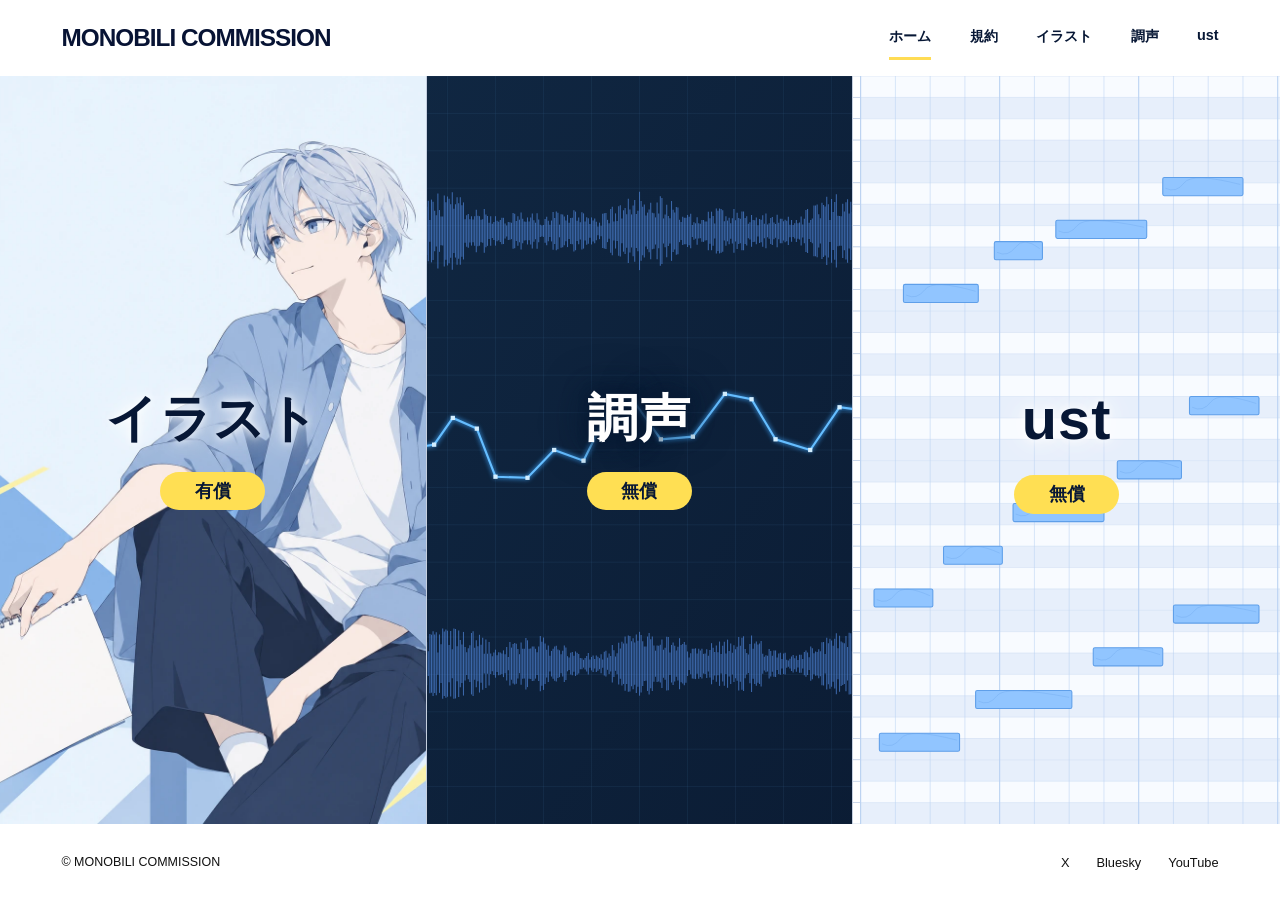
<file: index.html>
<!doctype html><html lang="ja"><head><meta charset="utf-8"><meta name="viewport" content="width=device-width,initial-scale=1"><meta name="description" content="MONOBILI COMMISSION。イラスト、調声、ust制作のご依頼案内。"><title>MONOBILI COMMISSION</title><link rel="icon" href="favicon.svg" type="image/svg+xml"><link rel="stylesheet" href="styles.css"><link rel="stylesheet" href="illustration.css"><link rel="stylesheet" href="tuning.css"><script defer src="app.js"></script><script defer src="tuning.js"></script><script defer src="ust.js"></script><link rel="stylesheet" href="ust.css"></head><body><a class="skip" href="#main">本文へ移動</a><header><a class="brand" href="#home" aria-label="MONOBILI COMMISSION ホーム">MONOBILI COMMISSION</a><nav aria-label="メインメニュー"><a href="#home">ホーム</a><a href="#terms">規約</a><a href="#illustration">イラスト</a><a href="#tuning">調声</a><a href="#ust">ust</a></nav></header><main id="main">
<div data-page="home"><section class="commission-panels" aria-label="ご依頼メニュー"><a class="commission-panel illustration-panel" href="#illustration" aria-label="イラスト・有償のご依頼"><div class="panel-image" aria-hidden="true"></div><div class="panel-label"><h1>イラスト</h1><span class="fee-pill">有償</span></div></a><a class="commission-panel tuning-panel" href="#tuning" aria-label="調声・無償のご依頼"><div class="panel-image" aria-hidden="true"></div><div class="panel-label"><h2>調声</h2><span class="fee-pill">無償</span></div></a><a class="commission-panel ust-panel" href="#ust" aria-label="ust・無償のご依頼"><div class="panel-image" aria-hidden="true"></div><div class="panel-label"><h2>ust</h2><span class="fee-pill">無償</span></div></a></section></div>
<div data-page="terms" hidden><section class="detail-hero"><p class="eyebrow">BEFORE YOUR REQUEST</p><h1>規約<small>TERMS & GUIDELINES</small></h1><p class="lead">ご依頼前に、制作とお支払いについてご確認ください。</p></section><section class="terms-content"><article><span>01</span><div><h2>ご依頼と利用について</h2><p>使用目的・制作内容・ご希望の納期を、ご相談時にお知らせください。個人・同人利用のご依頼もご相談いただけます。</p><p>利用条件や公開範囲などは、制作内容に合わせて確認します。</p></div></article><article><span>02</span><div><h2>イラストの修正</h2><p>ラフ段階では、回数制限なく修正をご相談いただけます。清書後は部分修正のみとなります。</p><p>清書後のポーズ変更と着色のベース変更はできません。ラフの確認時にご希望をお伝えください。</p></div></article><article><span>03</span><div><h2>お支払い</h2><p>有料のご依頼は、内容とお見積もりを確認してからお支払いいただきます。</p><p>お支払い方法は銀行振込です。Xで相互フォローの方は後払いも可能です。それ以外の方は前払いとなります。</p></div></article><article><span>04</span><div><h2>連絡方法</h2><p>イラスト・調声のご相談はXで受け付けます。ust制作はGoogleフォームでの受付を予定しています。</p></div></article></section></div>
<div data-page="illustration" hidden>
<section class="portfolio" aria-label="イラストのポートフォリオ">
<div class="carousel-window" id="portfolio-carousel" role="region" aria-roledescription="カルーセル" aria-label="イラスト作品サンプル" tabindex="0">
<div class="carousel-track">
<div class="portfolio-slide" aria-hidden="true"><img src="assets/portfolio-goods.webp" alt="" draggable="false"></div>
<div class="portfolio-slide"><img src="assets/portfolio-standing.webp" alt="立ち絵のレイアウト確認用サンプル" draggable="false"></div>
<div class="portfolio-slide"><img src="assets/portfolio-video.webp" alt="動画イラストのレイアウト確認用サンプル" draggable="false" fetchpriority="high"></div>
<div class="portfolio-slide"><img src="assets/portfolio-goods.webp" alt="グッズイラストのレイアウト確認用サンプル" draggable="false"></div>
<div class="portfolio-slide" aria-hidden="true"><img src="assets/portfolio-standing.webp" alt="" draggable="false"></div>
</div>
<h1 class="portfolio-title">ILLUSTRATION</h1>
<button class="carousel-arrow previous" type="button" aria-label="前の作品">‹</button>
<button class="carousel-arrow next" type="button" aria-label="次の作品">›</button>
</div>
<div class="portfolio-controls"><div class="carousel-dots" aria-label="表示する作品"><button type="button" data-slide="0" aria-label="立ち絵を表示"></button><button type="button" data-slide="1" aria-label="動画イラストを表示" aria-current="true"></button><button type="button" data-slide="2" aria-label="グッズイラストを表示"></button></div><p id="portfolio-caption" aria-live="polite">動画イラスト（サンプル）</p><button class="pixiv-button" type="button" disabled>もっと見る｜pixiv <span class="pending-label">準備中</span></button></div>
</section>
<section class="order-flow ill-wrap"><h2>ご依頼の流れ</h2><ol class="order-steps"><li><span>01</span><strong>相談</strong></li><li><span>02</span><strong>見積もり</strong></li><li><span>03</span><strong>ラフ確認</strong></li><li><span>04</span><strong>清書確認</strong></li><li><span>05</span><strong>納品</strong></li></ol></section>
<section class="payment-section ill-wrap"><h2>お支払い</h2><dl class="payment-details"><div><dt>お支払い方法</dt><dd>銀行振込</dd></div><div><dt>Xの相互フォロー</dt><dd>後払い可</dd></div><div><dt>その他の方</dt><dd>前払い</dd></div></dl></section>
<section class="illustration-estimate" aria-labelledby="estimate-heading"><div class="ill-wrap"><div class="estimate-heading"><h2 id="estimate-heading">簡易見積もり</h2><p>1人分の料金を計算します。</p></div><div class="estimate-columns"><form class="estimate-options" id="estimate-form"><fieldset data-head-options><legend>頭身</legend><div class="choices"><label><input type="radio" name="bodyType" value="standard" checked><span>通常等身</span></label><label><input type="radio" name="bodyType" value="sd"><span>SD等身</span></label></div></fieldset>
<fieldset><legend>描く範囲</legend><div class="choices"><label><input type="radio" name="range" value="face" checked><span>顔まで</span></label><label><input type="radio" name="range" value="chest"><span>胸まで</span></label><label><input type="radio" name="range" value="waist"><span>腰まで</span></label><label><input type="radio" name="range" value="full"><span>全身</span></label></div></fieldset>
<fieldset><legend>仕上げ</legend><div class="choices"><label><input type="radio" name="style" value="rough" data-price="500" data-label="ラフ"><span>ラフ</span></label><label><input type="radio" name="style" value="line" checked data-price="2000" data-label="線画"><span>線画</span></label></div></fieldset>
<fieldset><legend>着色</legend><div class="choices"><label><input type="radio" name="color" value="none"><span>なし</span></label><label><input type="radio" name="color" value="mono"><span id="mono-label">モノクロ</span></label><label><input type="radio" name="color" value="full" checked><span>カラー</span></label></div></fieldset>
<fieldset><legend>背景</legend><div class="choices background-choices"><label><input type="radio" name="bg" value="none" data-price="0" data-label="背景なし" checked><span>背景なし／透過</span></label><label><input type="radio" name="bg" value="simple" data-price="1000" data-label="簡易背景"><span>簡易</span></label><label><input type="radio" name="bg" value="design" data-price="2500" data-label="デザイン背景"><span>デザイン</span></label><label><input type="radio" name="bg" value="scene" data-price="4000" data-label="シチュエーション背景"><span>簡易シチュエーション</span></label><label><input type="radio" name="bg" value="detailed"><span>描き込み（¥6,000〜）</span></label></div></fieldset>
<fieldset class="difference-field"><legend>差分</legend><div class="difference-inputs"><label><span>表情</span><input id="expression" type="number" min="0" max="99" step="1" value="0" inputmode="numeric"></label><label><span>小物</span><input id="prop" type="number" min="0" max="99" step="1" value="0" inputmode="numeric"></label><label><span>ポーズ</span><input id="pose" type="number" min="0" max="99" step="1" value="0" inputmode="numeric"></label><label><span>衣装</span><input id="outfit" type="number" min="0" max="99" step="1" value="0" inputmode="numeric"></label></div></fieldset>
</form><aside class="estimate-summary" aria-live="polite" aria-atomic="true"><h3>概算料金</h3><p class="formula-label">基本料金＋選択項目</p><strong id="total">¥10,500</strong><dl id="estimate-breakdown" class="estimate-breakdown"></dl><p class="person-note">1人分の目安</p><a class="estimate-contact" id="estimate-contact" href="https://x.com/hoshikawa_02" target="_blank" rel="noopener">Xで相談する ↗</a></aside></div><p class="estimate-disclaimer">※表示金額は概算です。ご依頼内容によって最終料金が変動する場合があります。</p></div></section>
</div>
<div data-page="tuning" hidden>
<section class="portfolio" aria-label="調声サンプル">
<div class="carousel-window" id="tuning-carousel" role="region" aria-roledescription="カルーセル" aria-label="調声イメージ（仮画像）" tabindex="0">
<div class="carousel-track"><div class="portfolio-slide"><img src="assets/tuning-sample-3.svg" alt="調声画面のレイアウト確認用イメージ 3（試聴動画は未設定）" draggable="false"></div><div class="portfolio-slide"><img src="assets/tuning-sample-1.svg" alt="調声画面のレイアウト確認用イメージ 1（試聴動画は未設定）" draggable="false"></div><div class="portfolio-slide"><img src="assets/tuning-sample-2.svg" alt="調声画面のレイアウト確認用イメージ 2（試聴動画は未設定）" draggable="false"></div><div class="portfolio-slide"><img src="assets/tuning-sample-3.svg" alt="調声画面のレイアウト確認用イメージ 3（試聴動画は未設定）" draggable="false"></div><div class="portfolio-slide"><img src="assets/tuning-sample-1.svg" alt="調声画面のレイアウト確認用イメージ 1（試聴動画は未設定）" draggable="false"></div></div><h1 class="portfolio-title">TUNING</h1>
<button class="carousel-arrow previous" type="button" aria-label="前のイメージ">‹</button><button class="carousel-arrow next" type="button" aria-label="次のイメージ">›</button>
</div><div class="portfolio-controls"><div class="carousel-dots" aria-label="表示するイメージ"><button type="button" data-tuning-slide="0" aria-label="イメージ1を表示"></button><button type="button" data-tuning-slide="1" aria-label="イメージ2を表示"></button><button type="button" data-tuning-slide="2" aria-label="イメージ3を表示"></button></div><p id="tuning-caption" aria-live="polite">調声イメージ 01（仮画像）</p><a class="pixiv-button tuning-youtube" href="https://youtube.com/@nyaruru_02" target="_blank" rel="noopener">YouTubeでもっと見る</a></div>
</section>
<section class="order-flow ill-wrap"><h2>ご依頼の流れ</h2><ol class="order-steps"><li><span>01</span><strong>相談</strong></li><li><span>02</span><strong>データ確認</strong></li><li><span>03</span><strong>調声</strong></li><li><span>04</span><strong>確認</strong></li><li><span>05</span><strong>納品</strong></li></ol></section>
<section class="tuning-request" aria-labelledby="tuning-request-heading"><div class="ill-wrap"><h2 id="tuning-request-heading">ご依頼について</h2><div class="tuning-request-columns"><div class="tuning-requirements"><p class="tuning-fee"><span>料金</span><strong>無料</strong></p><h3>ご用意いただくもの</h3><ol class="tuning-materials"><li>楽曲リンク</li><li>instリンク</li><li>使用音源のダウンロードリンク</li></ol><p class="tuning-ust-note">USTの持ち込みは任意です。<br>USTはこちらで作成できます。</p></div><div class="tuning-actions"><a class="tuning-request-button" href="https://x.com/hoshikawa_02" target="_blank" rel="noopener">DMで依頼</a><button class="tuning-request-button" type="button" disabled aria-describedby="tuning-form-status">Googleフォームで依頼</button><p id="tuning-form-status">Googleフォームは準備中です。</p><a class="tuning-terms" href="#terms">規約を確認する</a></div></div></div></section>
</div>
<div data-page="ust" hidden>
<section class="portfolio" aria-label="UST制作サンプル">
<div class="carousel-window" id="ust-carousel" role="region" aria-roledescription="カルーセル" aria-label="UST制作イメージ（仮画像）" tabindex="0">
<div class="carousel-track"><div class="portfolio-slide"><img src="assets/ust-sample-3.svg" alt="UST制作画面のレイアウト確認用イメージ 3（試聴動画は未設定）" draggable="false"></div><div class="portfolio-slide"><img src="assets/ust-sample-1.svg" alt="UST制作画面のレイアウト確認用イメージ 1（試聴動画は未設定）" draggable="false"></div><div class="portfolio-slide"><img src="assets/ust-sample-2.svg" alt="UST制作画面のレイアウト確認用イメージ 2（試聴動画は未設定）" draggable="false"></div><div class="portfolio-slide"><img src="assets/ust-sample-3.svg" alt="UST制作画面のレイアウト確認用イメージ 3（試聴動画は未設定）" draggable="false"></div><div class="portfolio-slide"><img src="assets/ust-sample-1.svg" alt="UST制作画面のレイアウト確認用イメージ 1（試聴動画は未設定）" draggable="false"></div></div><h1 class="portfolio-title">UST</h1>
<button class="carousel-arrow previous" type="button" aria-label="前のイメージ">‹</button><button class="carousel-arrow next" type="button" aria-label="次のイメージ">›</button>
</div><div class="portfolio-controls"><div class="carousel-dots" aria-label="表示するイメージ"><button type="button" data-ust-slide="0" aria-label="イメージ1を表示"></button><button type="button" data-ust-slide="1" aria-label="イメージ2を表示"></button><button type="button" data-ust-slide="2" aria-label="イメージ3を表示"></button></div><p id="ust-caption" aria-live="polite">UST制作イメージ 01（仮画像）</p><a class="pixiv-button tuning-youtube" href="https://youtube.com/@nyaruru_02" target="_blank" rel="noopener">YouTubeでもっと見る</a></div>
</section>
<section class="order-flow ill-wrap"><h2>ご依頼の流れ</h2><ol class="order-steps"><li><span>01</span><strong>相談</strong></li><li><span>02</span><strong>データ確認</strong></li><li><span>03</span><strong>UST制作</strong></li><li><span>04</span><strong>確認</strong></li><li><span>05</span><strong>納品</strong></li></ol></section>
<section class="tuning-request" aria-labelledby="ust-request-heading"><div class="ill-wrap"><h2 id="ust-request-heading">ご依頼について</h2><div class="tuning-request-columns"><div class="tuning-requirements"><p class="tuning-fee"><span>料金</span><strong>無料</strong></p><h3>ご用意いただくもの</h3><ol class="tuning-materials"><li>楽曲リンク</li><li>instリンク</li></ol></div><div class="tuning-actions"><a class="tuning-request-button" href="https://x.com/hoshikawa_02" target="_blank" rel="noopener">DMで依頼</a><button class="tuning-request-button" type="button" disabled aria-describedby="ust-form-status">Googleフォームで依頼</button><p id="ust-form-status">Googleフォームは準備中です。</p><a class="tuning-terms" href="#terms">規約を確認する</a></div></div></div></section>
</div>
</main><footer class="panel-footer"><span>© MONOBILI COMMISSION</span><div class="social"><a href="https://x.com/hoshikawa_02" target="_blank" rel="noopener">X</a><a href="https://bsky.app/profile/hoshikawa-02.bsky.social" target="_blank" rel="noopener">Bluesky</a><a href="https://youtube.com/@nyaruru_02" target="_blank" rel="noopener">YouTube</a></div></footer></body></html>
</file>
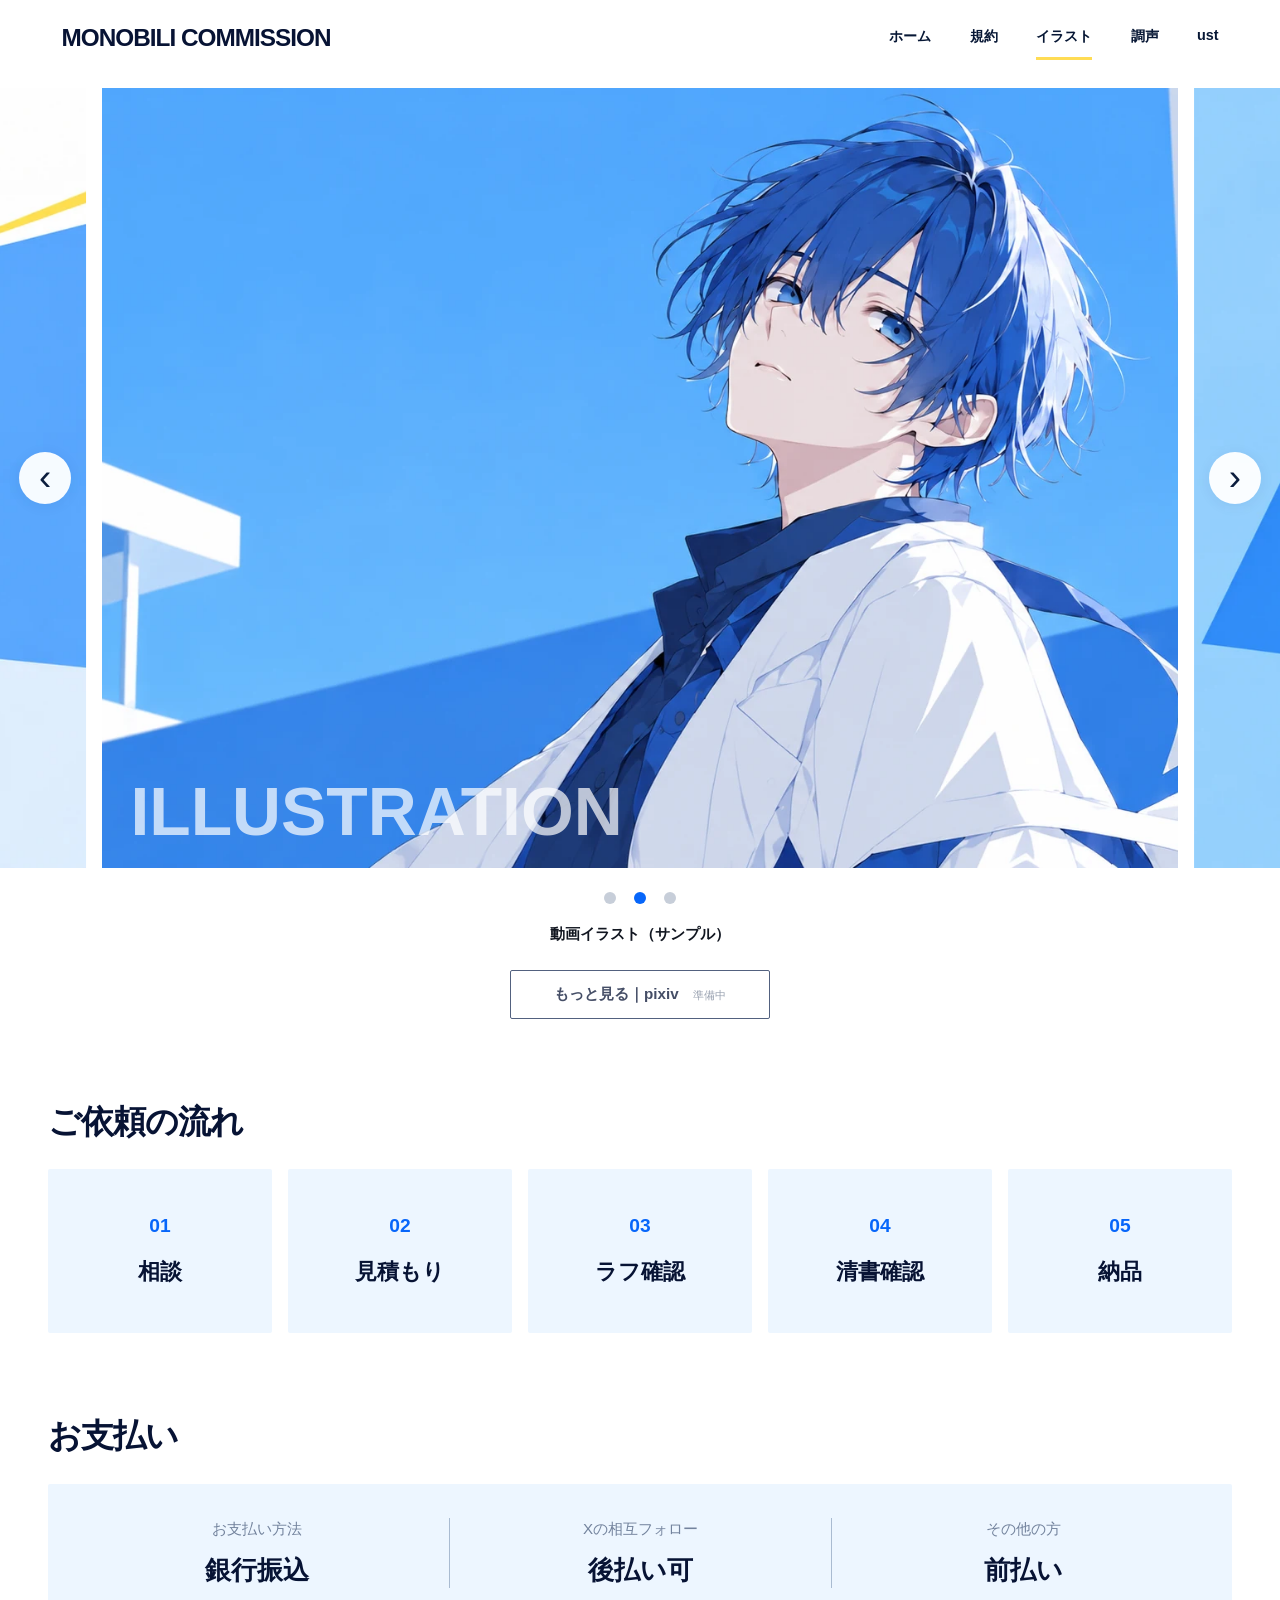
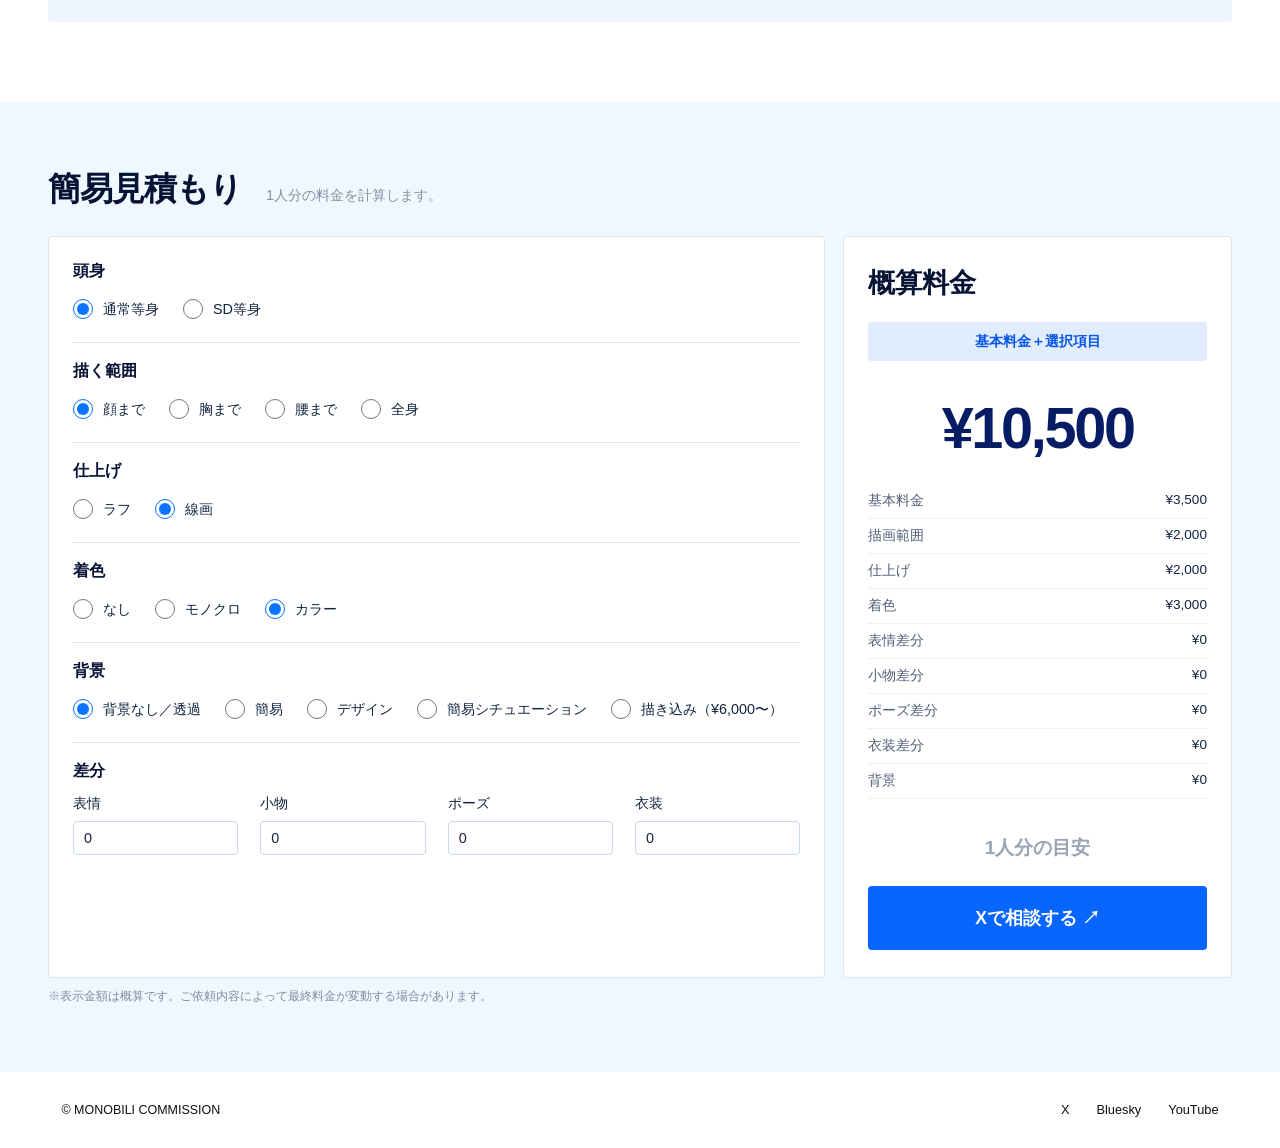
<file: illustration.html>
<!doctype html><html lang="ja"><head><meta charset="utf-8"><meta http-equiv="refresh" content="0;url=index.html#illustration"><title>MONOBILI COMMISSION</title></head><body><a href="index.html#illustration">ページを開く</a></body></html>
</file>
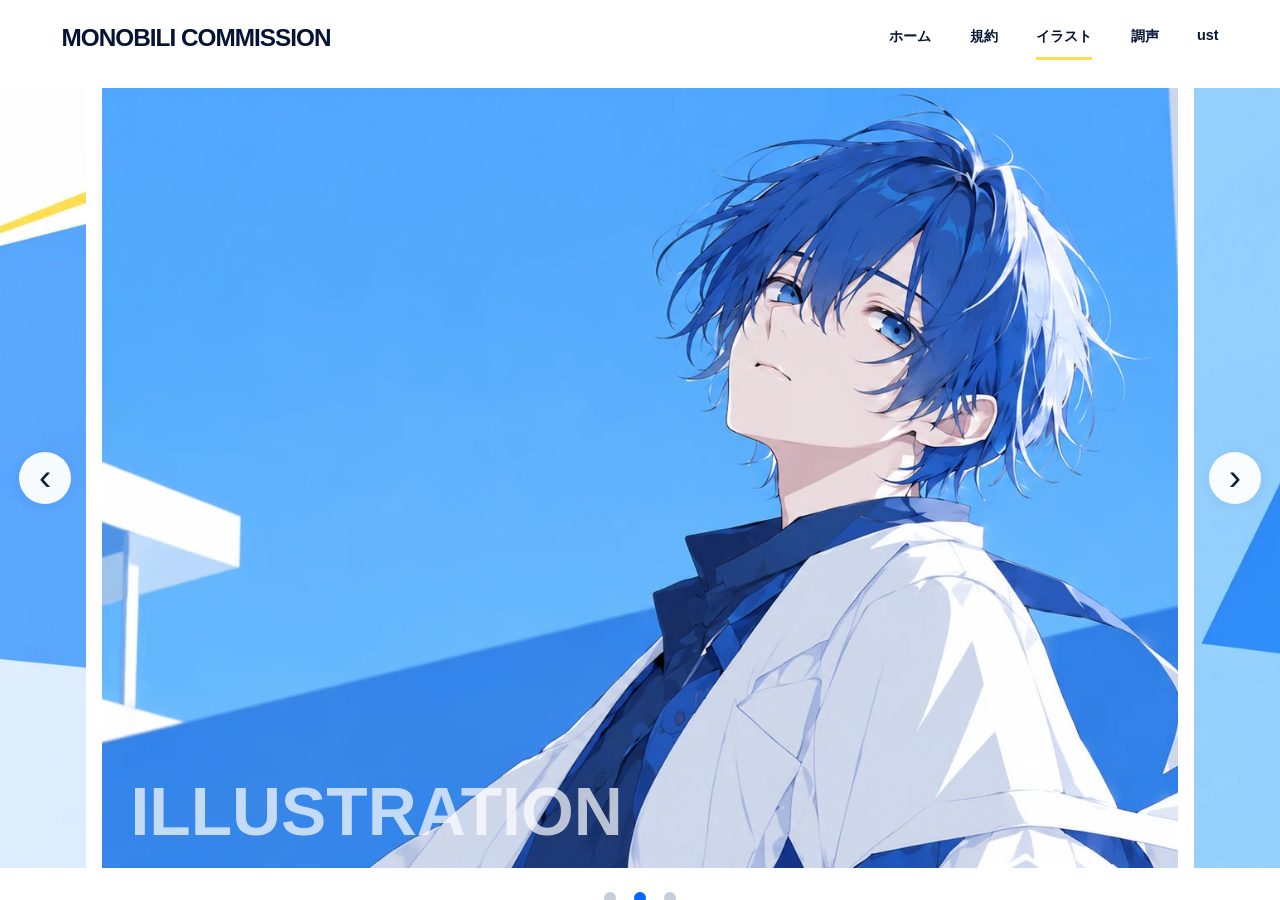
<file: sd.html>
<!doctype html><html lang="ja"><head><meta charset="utf-8"><meta http-equiv="refresh" content="0;url=index.html#illustration"><title>MONOBILI COMMISSION</title></head><body><a href="index.html#illustration">イラストのご案内へ</a></body></html>
</file>
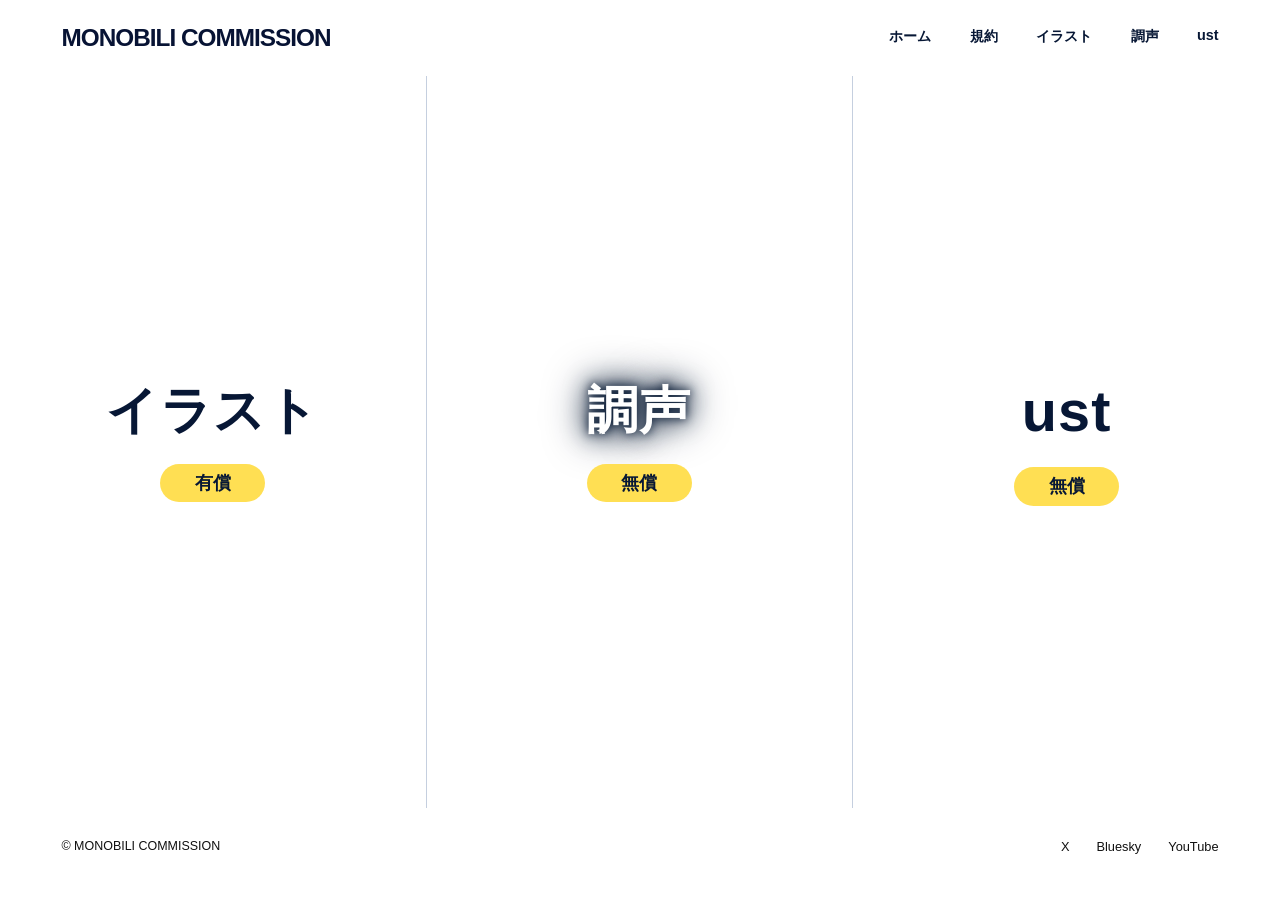
<file: terms.html>
<!doctype html><html lang="ja"><head><meta charset="utf-8"><meta http-equiv="refresh" content="0;url=index.html#terms"><title>MONOBILI COMMISSION</title></head><body><a href="index.html#terms">ページを開く</a></body></html>
</file>
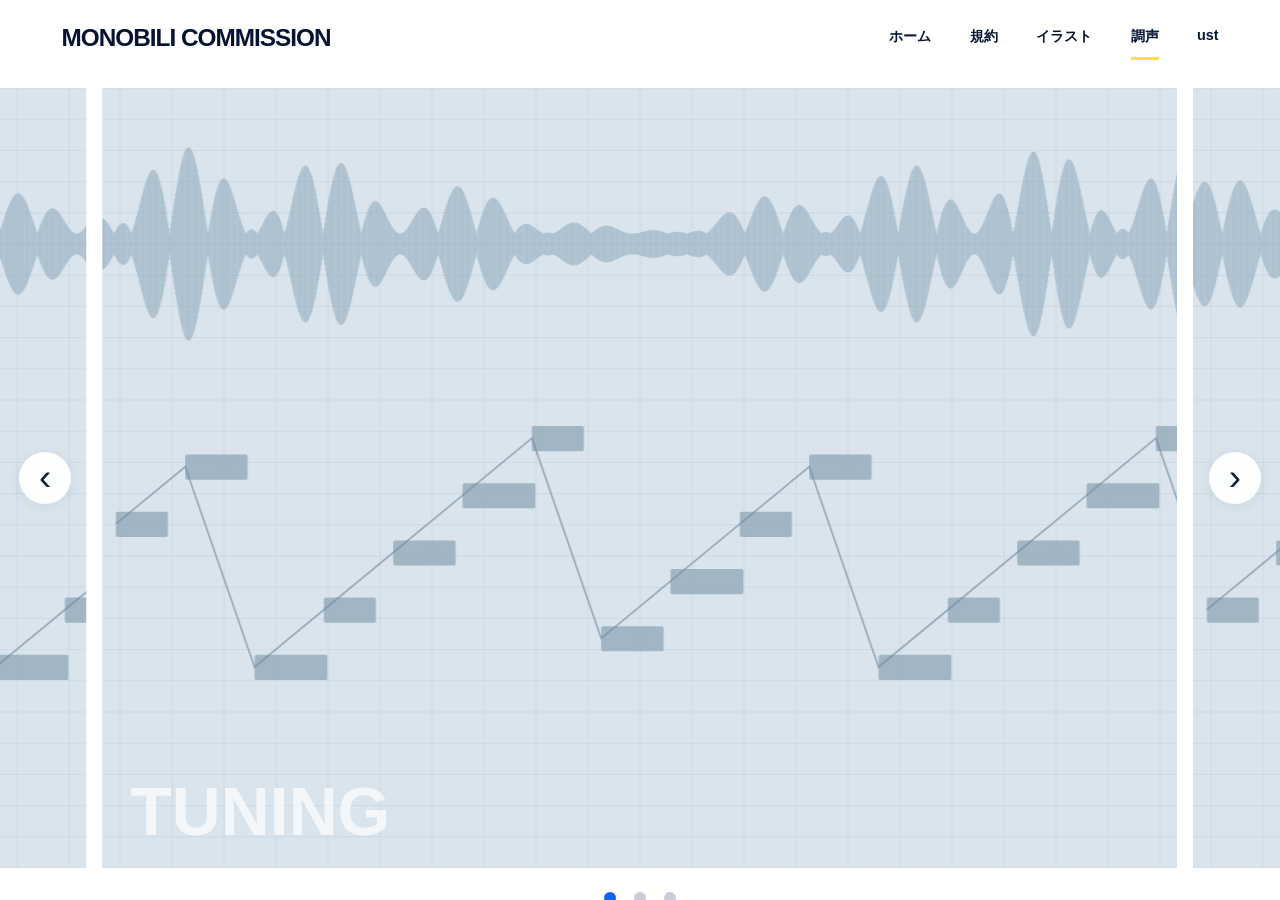
<file: tuning.html>
<!doctype html><html lang="ja"><head><meta charset="utf-8"><meta http-equiv="refresh" content="0;url=index.html#tuning"><title>MONOBILI COMMISSION</title></head><body><a href="index.html#tuning">ページを開く</a></body></html>
</file>
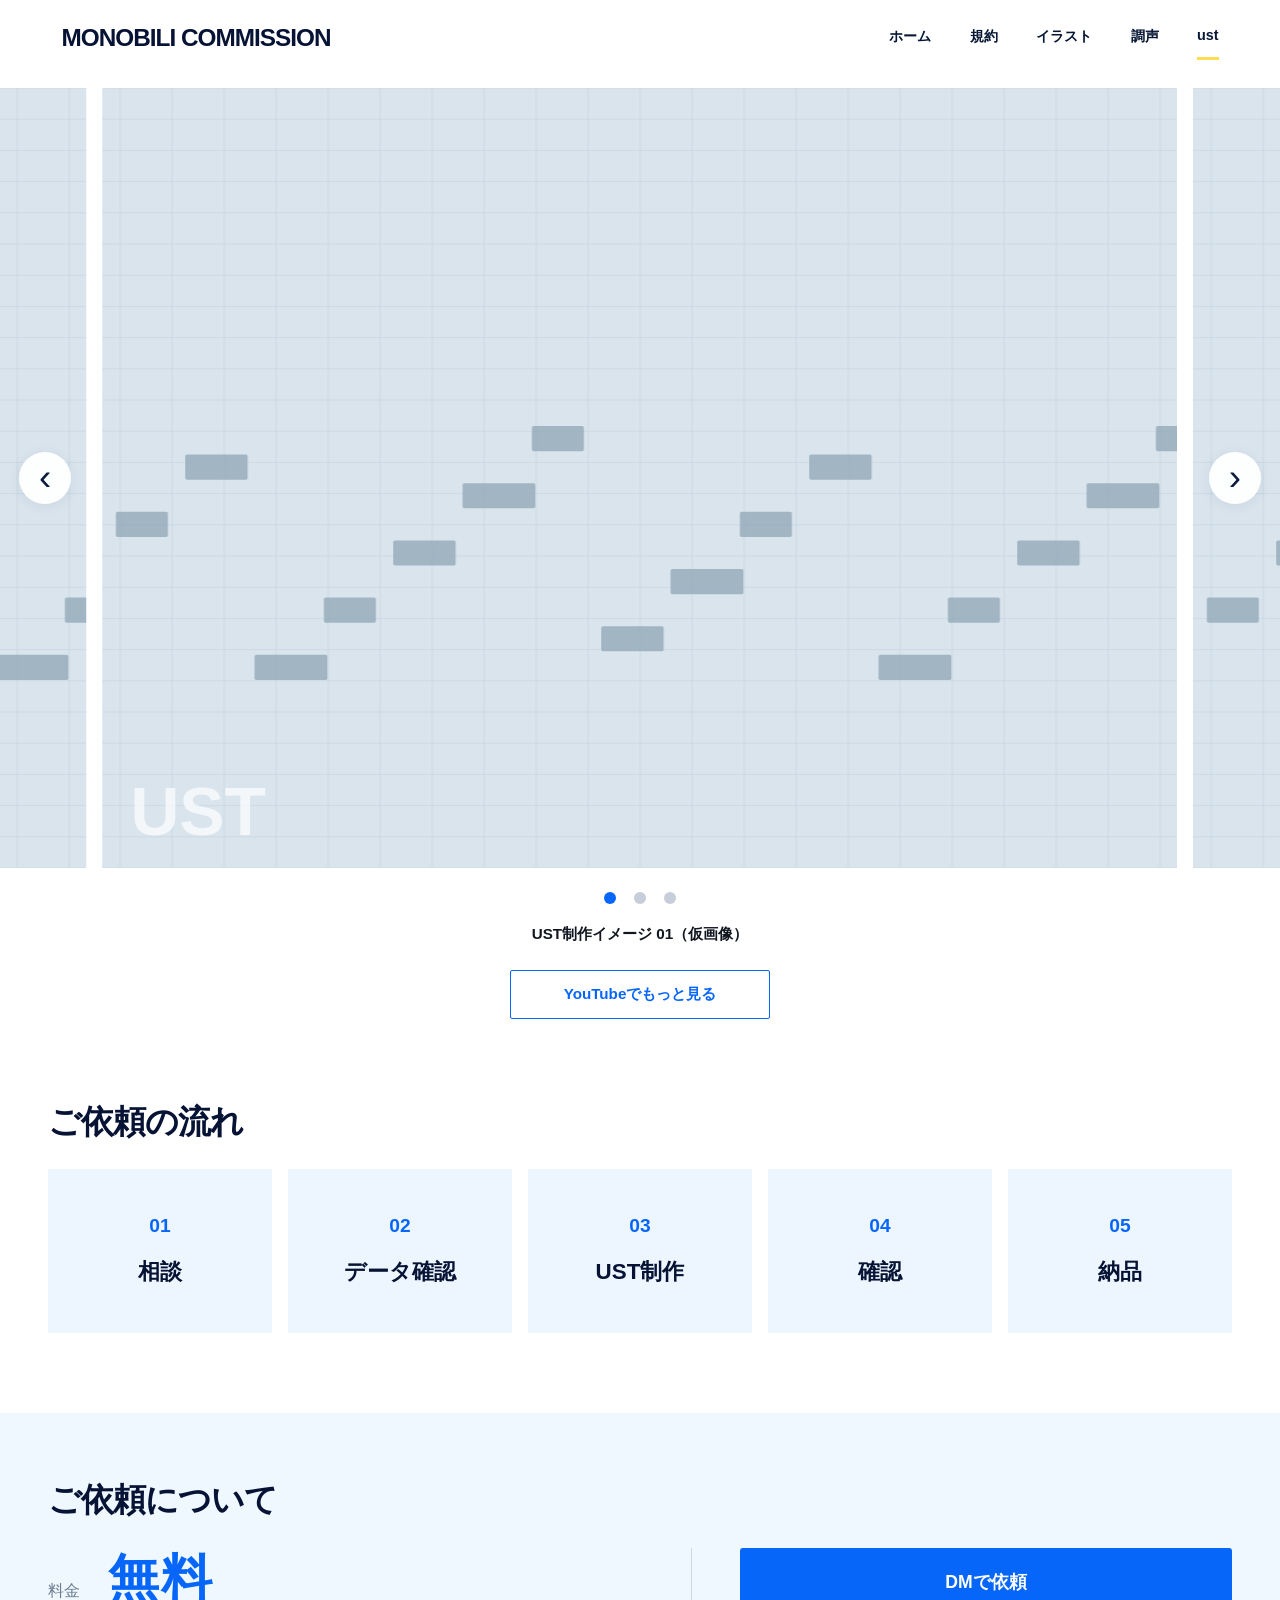
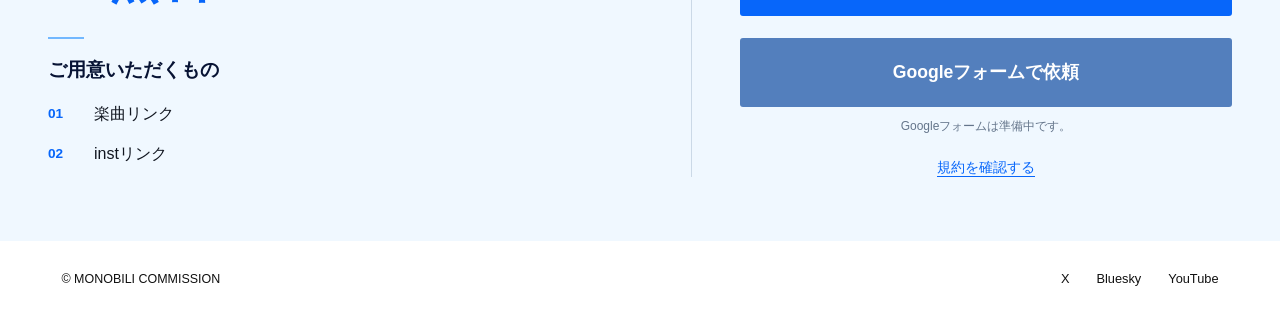
<file: ust.html>
<!doctype html><html lang="ja"><head><meta charset="utf-8"><meta http-equiv="refresh" content="0;url=index.html#ust"><title>MONOBILI COMMISSION</title></head><body><a href="index.html#ust">ページを開く</a></body></html>
</file>
<file: styles.css>
:root{font-family:Arial,"Hiragino Kaku Gothic ProN",Meiryo,sans-serif;color:#111620;background:#fff;--blue:#0755e9;--yellow:#ffdf53;--line:#dce1e9;--muted:#616b7c}*{box-sizing:border-box}html{scroll-behavior:smooth;scroll-padding-top:90px}body{margin:0;min-width:320px}a{color:inherit;text-decoration:none}button,input{font:inherit}[hidden]{display:none!important}a:focus-visible,input:focus-visible{outline:3px solid #cc9300;outline-offset:5px}.skip{position:fixed;left:15px;top:-100px;z-index:100;background:white;padding:12px}.skip:focus{top:10px}header{height:88px;display:flex;align-items:center;justify-content:space-between;gap:25px;padding:0 5vw;border-bottom:1px solid var(--line);position:sticky;top:0;z-index:30;background:#fffffff0;backdrop-filter:blur(16px)}.brand{display:flex;align-items:center;gap:11px;font-size:1.2rem;letter-spacing:.03em;font-weight:900;line-height:1.1}.brand small{display:block;font-size:.66rem;letter-spacing:.19em;margin-top:5px;font-weight:700}.brand-icon{color:var(--blue);font-size:2.7rem;line-height:1}nav{display:flex;gap:30px;font-size:.9rem;font-weight:700}nav a{padding:14px 0;border-bottom:2px solid transparent}nav a:hover,nav a[aria-current]{color:var(--blue);border-color:var(--blue)}.home-hero{position:relative;display:grid;grid-template-columns:1.2fr 1fr;align-items:center;min-height:700px;padding:70px 8vw 110px;overflow:hidden;background:linear-gradient(135deg,#fff 45%,#edf4ff)}.eyebrow{font-size:.75rem;letter-spacing:.18em;font-weight:800;color:var(--blue);line-height:1.5}.hero-copy{position:relative;z-index:2}h1{font-size:clamp(2.8rem,5.8vw,5.7rem);letter-spacing:-.07em;line-height:1.35;margin:28px 0}h1 span{color:var(--blue)}.lead{font-size:1.04rem;line-height:1.95;color:var(--muted)}.button{display:flex;align-items:center;justify-content:space-between;gap:35px;width:max-content;max-width:100%;border-radius:8px;padding:17px 23px;font-size:.92rem;font-weight:800;transition:transform .2s,box-shadow .2s}.button:hover{transform:translateY(-3px);box-shadow:0 10px 25px #071f4a22}.blue{background:var(--blue);color:white}.white{background:white;color:var(--blue)}.hero-copy .button{margin-top:32px}.space-graphic{height:420px;position:relative;isolation:isolate}.orbit{position:absolute;left:50%;top:50%;width:380px;height:380px;border:2px solid var(--blue);border-radius:50%;transform:translate(-50%,-50%)}.one{width:410px;height:120px;transform:translate(-50%,-50%) rotate(-32deg);border-width:3px}.two{width:410px;height:180px;transform:translate(-50%,-50%) rotate(42deg)}.three{width:210px;height:380px;transform:translate(-50%,-50%) rotate(18deg)}.four{width:300px;height:300px;border:1px dashed #6c9ff7}.star{position:absolute;left:41%;top:33%;font-size:110px;line-height:1;color:var(--blue)}.dot{position:absolute;left:73%;top:24%;width:39px;height:39px;border-radius:50%;background:var(--yellow);border:5px solid #edf4ff}.graphic-caption{position:absolute;bottom:0;right:0;color:var(--blue);font-size:.65rem;letter-spacing:.14em;line-height:1.7;font-weight:800}.hero-baseline{position:absolute;left:8vw;right:8vw;bottom:28px;display:flex;justify-content:space-between;font-size:.65rem;letter-spacing:.15em;font-weight:700;color:#6b778c}.services,.calculator{padding:90px 8vw}.section-head{display:flex;justify-content:space-between;align-items:end;gap:35px;margin-bottom:40px}.section-head h2{font-size:2.5rem;letter-spacing:-.05em;margin:13px 0 0}.section-head>p{font-size:.92rem;color:var(--muted)}.service-row{display:flex;align-items:center;gap:30px;padding:34px 0;border-top:1px solid var(--line);transition:color .2s}.service-row:last-child{border-bottom:1px solid var(--line)}.service-row:hover{color:var(--blue)}.row-number{font-size:.85rem;font-weight:700;color:#738098}.service-row>div{flex:1}.service-row h3{font-size:1.8rem;margin:0 0 12px}.service-row h3 small{font-size:.66rem;letter-spacing:.13em;color:#68758a;margin-left:20px}.service-row p{margin:0;color:var(--muted);font-size:.95rem}.badge{display:inline-block;background:#e9f1ff;color:var(--blue);padding:8px 15px;border-radius:99px;font-size:.8rem;font-weight:800;white-space:nowrap}.yellow{background:var(--yellow);color:#413707}.row-arrow{font-size:2.5rem;margin-left:20px;color:var(--blue)}.about{background:#f3f6fa;padding:90px 8vw;display:grid;grid-template-columns:1fr 1fr;gap:70px}.about h2,.detail-layout h2{font-size:clamp(1.8rem,3vw,2.6rem);line-height:1.5;letter-spacing:-.04em}.about p,.detail-layout p{line-height:1.85;color:var(--muted);font-size:.98rem}.text-link{display:inline-block;font-size:.9rem;font-weight:700;border-bottom:1px solid currentColor;padding-bottom:7px;margin-top:20px;color:var(--blue)}.flow{list-style:none;padding:0;margin:0}.flow li{display:flex;gap:25px;padding:24px 0;border-bottom:1px solid #d6dee8}.flow b{color:var(--blue);font-size:.85rem;padding-top:4px}.flow h3{margin:0 0 7px;font-size:1.05rem}.flow p{margin:0;font-size:.87rem}.contact{position:relative;background:var(--blue);color:#fff;padding:76px 8vw;display:flex;justify-content:space-between;align-items:center;gap:45px;overflow:hidden}.contact .eyebrow{color:var(--yellow)}.contact h2{font-size:clamp(2rem,3.8vw,3.5rem);line-height:1.4;letter-spacing:-.04em;margin:18px 0}.contact p:not(.eyebrow){font-size:.9rem;line-height:1.9;color:#d6e5ff}.contact-star{position:absolute;right:25%;top:-10px;opacity:.14;font-size:300px;pointer-events:none}.contact>div,.contact>.button{position:relative}footer{padding:40px 5vw;background:#fff}.footer-top,.footer-bottom{display:flex;align-items:center;justify-content:space-between;gap:25px}.social{display:flex;gap:25px;font-size:.85rem}.footer-bottom{border-top:1px solid var(--line);padding-top:20px;margin-top:35px;font-size:.71rem;color:var(--muted)}.detail-hero{padding:75px 8vw;background:linear-gradient(115deg,#fff,#edf4ff);border-bottom:1px solid var(--line)}.detail-hero h1{font-size:clamp(2.8rem,5vw,4.7rem);margin:20px 0}.detail-hero h1 small{display:block;font-size:.76rem;letter-spacing:.18em;color:var(--blue);margin-top:15px}.title-line{display:flex;align-items:center;justify-content:space-between}.detail-layout{display:grid;grid-template-columns:1fr 1.1fr;gap:70px;padding:80px 8vw 100px}.detail-layout aside{max-width:420px}.detail-layout .button{margin-top:30px}.detail-layout .text-link{display:block;width:max-content}.guide-cards{display:grid;gap:12px}.guide-cards article{padding:25px 28px;border:1px solid var(--line);border-radius:10px;background:#fff}.guide-cards article>span{font-size:.68rem;letter-spacing:.12em;color:var(--blue);font-weight:800}.guide-cards h3{font-size:1.1rem;margin:12px 0}.guide-cards p{font-size:.91rem;margin:0}.terms-content{padding:35px 8vw 90px;max-width:1200px}.terms-content article{display:flex;gap:45px;padding:35px 0;border-bottom:1px solid var(--line)}.terms-content article>span{font-size:.83rem;color:var(--blue);padding-top:8px;font-weight:700}.terms-content h2{font-size:1.4rem;margin:0 0 20px}.terms-content p{line-height:1.9;color:var(--muted);font-size:1rem}.pending{padding:18px 22px;background:#eef3fa;border-radius:7px;color:#657287;font-weight:700;margin-top:28px}.calculator{background:#f3f6fa}.calc-layout{display:grid;grid-template-columns:1.7fr 1fr;gap:25px;align-items:start}.calc-fields{display:grid;grid-template-columns:1fr 1fr;gap:18px}fieldset{margin:0;padding:20px;border:1px solid var(--line);border-radius:10px;background:#fff;min-width:0}legend{font-size:.95rem;font-weight:800;padding:0 7px}fieldset label{display:flex;align-items:center;gap:10px;min-height:43px;font-size:.86rem;cursor:pointer}fieldset label span{flex:1}fieldset label b{font-size:.8rem}input[type=checkbox],input[type=radio]{width:18px;height:18px;accent-color:var(--blue);flex:none}input[type=number]{width:63px;border:1px solid #cbd5e3;padding:7px;border-radius:5px}fieldset small{display:block;font-size:.7rem;color:var(--muted);margin-top:3px}.hint{font-size:.72rem;line-height:1.8;color:var(--muted)}.calc-result{position:sticky;top:110px;background:#101e36;color:white;padding:28px;border-radius:11px}.calc-result p{font-size:.72rem;letter-spacing:.14em;color:#a6c3f4}.calc-result strong{display:block;font-size:2.8rem;margin:22px 0}.calc-result span{font-size:.81rem;color:#c8d4e8}.calc-result small{display:block;font-size:.75rem;line-height:1.8;color:#aabbd5;margin-top:22px}.calc-result .button{margin-top:25px;width:100%}#breakdown{font-size:.8rem;line-height:1.8;margin-top:16px;color:#c8d4e8}@media(min-width:1600px){main{max-width:1600px;margin:auto}}@media(max-width:950px){nav{gap:18px}.home-hero{padding-inline:6vw;grid-template-columns:1.2fr .8fr;min-height:620px}.space-graphic{transform:scale(.75);transform-origin:center}.services,.about,.calculator,.detail-layout{padding-inline:6vw}.calc-fields{grid-template-columns:1fr}}@media(max-width:700px){header{height:auto;min-height:90px;padding:14px 20px;align-items:flex-start;flex-direction:column;gap:9px}.brand{font-size:.95rem}.brand-icon{font-size:2rem}nav{width:100%;justify-content:space-between;gap:12px;font-size:.78rem}nav a{padding:7px 0}.home-hero{grid-template-columns:1fr;padding:55px 6vw 65px;min-height:0}.home-hero h1{font-size:clamp(2.6rem,8vw,3.6rem)}.space-graphic{height:260px;transform:scale(.64);margin:0 -20px}.graphic-caption{right:10%}.hero-baseline{left:6vw;right:6vw;bottom:15px;font-size:.52rem}.section-head{display:block}.section-head h2{font-size:2rem}.section-head>p{line-height:1.7}.services,.calculator{padding-block:60px}.service-row{gap:15px;padding:27px 0}.service-row h3{font-size:1.4rem}.service-row h3 small{display:block;margin:8px 0;font-size:.6rem}.service-row p{font-size:.8rem;line-height:1.7}.row-arrow{font-size:1.7rem;margin:0}.badge{font-size:.7rem;padding:6px 10px}.about,.detail-layout{grid-template-columns:1fr;gap:30px;padding-block:60px}.contact{padding:60px 6vw;align-items:flex-start;flex-direction:column;gap:22px}.contact-star{right:-60px;top:50px}.footer-top,.footer-bottom{align-items:flex-start;flex-direction:column}.social{gap:22px}.detail-hero{padding:50px 6vw}.detail-hero h1{font-size:3rem}.terms-content{padding-inline:6vw}.terms-content article{gap:22px}.terms-content h2{font-size:1.2rem}.calc-layout{grid-template-columns:1fr}.calc-fields{grid-template-columns:1fr}.calc-result{position:static}.lead{font-size:.94rem}.eyebrow{font-size:.65rem}}@media(prefers-reduced-motion:reduce){html{scroll-behavior:auto}*{transition:none!important}}

/* Home: header + three image panels + footer */
header{height:84px;min-height:84px;padding:0 2.5vw;flex-direction:row;align-items:center;background:#fff;backdrop-filter:none;border-bottom:1px solid #cbd3e0}
header .brand{display:block;white-space:nowrap;font-size:clamp(1.05rem,2.4vw,2.35rem);letter-spacing:-.035em;font-weight:900;color:#071735;line-height:1.15}
.logo-accent{color:#ffdc54}
nav{gap:clamp(18px,2.7vw,48px);font-size:1rem}
nav a{padding:11px 0;border-bottom:4px solid transparent;color:#071735}
nav a:hover,nav a[aria-current]{color:#071735;border-color:#ffdc54}
.is-home main{max-width:none;margin:0}
.commission-panels{display:grid;grid-template-columns:repeat(3,minmax(0,1fr));height:calc(100svh - 168px);min-height:440px}
.commission-panel{position:relative;display:grid;place-items:center;isolation:isolate;overflow:hidden;border-right:1px solid #c5cfdf}
.commission-panel:last-child{border-right:0}
.panel-image{position:absolute;inset:0;z-index:-1;background-position:center;background-size:cover;transition:transform .6s ease,filter .35s ease}
.illustration-panel .panel-image{background-image:url('assets/illustration.webp');background-position:58% 33%}
.tuning-panel .panel-image{background-image:url('assets/tuning.svg')}
.ust-panel .panel-image{background-image:url('assets/ust.svg')}
.panel-label{display:flex;align-items:center;flex-direction:column;gap:23px;padding:20px;text-align:center}
.panel-label h1,.panel-label h2{margin:0;line-height:1.15;letter-spacing:.025em;font-size:clamp(2.2rem,4vw,4.8rem);font-weight:900;color:#071735;text-shadow:0 0 9px #fff,0 0 22px #fff,0 0 44px #ffffffd9}
.tuning-panel h2{color:white;text-shadow:0 0 10px #071933,0 0 24px #071933,0 0 44px #071933}
.ust-panel h2{font-size:clamp(3rem,4.5vw,5.4rem);letter-spacing:.02em}
.fee-pill{display:inline-block;min-width:105px;border-radius:99px;background:#ffdf53;color:#071735;padding:8px 21px;font-weight:900;font-size:1.1rem;line-height:1.3}
.commission-panel:hover .panel-image{transform:scale(1.025);filter:brightness(1.03)}
.commission-panel:focus-visible{outline:4px solid #ffdc54;outline-offset:-7px}
.panel-footer{height:84px;padding:0 2.5vw;display:flex;justify-content:space-between;align-items:center;border-top:1px solid #c5cfdf;gap:25px;background:#fff;color:#071735}
.panel-footer>span{font-size:.85rem;font-weight:700}
.panel-footer .social{gap:32px;font-size:.92rem}
.panel-footer a:hover{color:#0755e9}
@media(max-width:1000px) and (min-width:701px){header{height:80px;min-height:80px}.commission-panels{height:calc(100svh - 154px)}nav{font-size:.85rem;gap:17px}.panel-footer{height:74px}.fee-pill{font-size:.95rem;min-width:90px}}
@media(max-width:700px){header{height:auto;min-height:100px;flex-direction:column;gap:12px;padding:16px 20px 10px;align-items:stretch}header .brand{font-size:clamp(1rem,4.7vw,1.55rem)}nav{justify-content:space-between;gap:10px;font-size:.81rem}nav a{padding:6px 0}.commission-panels{height:auto;min-height:0;grid-template-columns:1fr}.commission-panel{min-height:43svh;border-right:0;border-bottom:1px solid #c5cfdf}.commission-panel:last-child{border-bottom:0}.illustration-panel .panel-image{background-position:50% 29%}.tuning-panel .panel-image{background-position:50% 49%}.ust-panel .panel-image{background-position:50% 50%}.panel-label{gap:16px}.panel-label h1,.panel-label h2{font-size:2.8rem}.ust-panel h2{font-size:3.4rem}.fee-pill{min-width:90px;font-size:.95rem;padding:7px 20px}.panel-footer{height:auto;min-height:98px;padding:22px 20px;flex-direction:column;align-items:flex-start;gap:17px}.panel-footer .social{font-size:.85rem;gap:25px}.panel-footer>span{font-size:.75rem}}
@media(prefers-reduced-motion:reduce){.panel-image{transition:none}.commission-panel:hover .panel-image{transform:none}}
</file>
<file: illustration.css>
/* Shared chrome from the approved illustration design */
header{height:76px;min-height:76px;padding-inline:4.8vw;border-bottom:0}
header .brand{font-size:clamp(1rem,1.9vw,1.65rem);letter-spacing:-.04em;color:#071334;font-weight:800}
header nav{gap:clamp(20px,3vw,43px);font-size:.9rem}
header nav a{border-bottom-width:3px}
.panel-footer{height:76px;min-height:76px;padding-inline:4.8vw;border-top:0;color:#111}
.panel-footer>span{font-weight:400;font-size:.78rem}
.panel-footer .social{font-size:.8rem;gap:27px}
.panel-footer a{color:#111}
.panel-footer a:hover{color:#111;text-decoration:underline;text-underline-offset:4px}
.is-home .commission-panels{height:calc(100svh - 152px)}
main{max-width:none!important}
.ill-wrap{width:min(1280px,calc(100% - 96px));margin-inline:auto}
[data-page="illustration"] h2{margin:0 0 24px;font-size:clamp(1.65rem,2.6vw,2.2rem);letter-spacing:-.03em;line-height:1.4;color:#071334}
.portfolio{padding-top:12px}
.carousel-window{position:relative;height:clamp(360px,calc(100svh - 100px),780px);overflow:hidden;touch-action:pan-y;outline-offset:-5px}
.carousel-track{height:100%;display:flex;gap:16px;will-change:transform}
.carousel-track.is-animated{transition:transform .5s cubic-bezier(.22,.65,.3,1)}
.portfolio-slide{flex:0 0 84vw;min-width:0;height:100%;overflow:hidden;background:#e7f2ff}
.portfolio-slide img{width:100%;height:100%;object-fit:cover;display:block;user-select:none;pointer-events:none}
.portfolio-title{position:absolute;left:calc(8vw + 28px);bottom:18px;margin:0;font-size:clamp(2rem,5.3vw,5.3rem);font-weight:800;letter-spacing:0;line-height:1.1;color:#ffffffb3;pointer-events:none}
.carousel-arrow{position:absolute;top:50%;transform:translateY(-50%);width:52px;height:52px;display:grid;place-items:center;border:0;border-radius:50%;background:#fffffff2;color:#0b1d3d;font-family:Arial,sans-serif;font-size:2.3rem;font-weight:400;line-height:1;cursor:pointer;box-shadow:0 2px 14px #0d2c5712}
.carousel-arrow:hover{background:#fff;box-shadow:0 4px 18px #0d2c5733}
.carousel-arrow.previous{left:1.5vw}.carousel-arrow.next{right:1.5vw}
.portfolio-controls{display:flex;align-items:center;flex-direction:column;padding:24px 20px 0;gap:19px}
.carousel-dots{display:flex;gap:18px;align-items:center}
.carousel-dots button{width:12px;height:12px;padding:0;border:0;border-radius:50%;background:#c7ced9;cursor:pointer;position:relative}
.carousel-dots button:after{content:"";position:absolute;inset:-10px}
.carousel-dots button[aria-current="true"]{background:#0766fa}
#portfolio-caption{font-size:.95rem;font-weight:700;margin:0;line-height:1.5}
.pixiv-button{margin-top:5px;background:white;color:#071334;border:1px solid #192d55;border-radius:2px;padding:13px 26px;min-width:260px;font-size:.95rem;font-weight:700}
.pixiv-button:disabled{opacity:.75;cursor:not-allowed}
.pending-label{font-size:.7rem;font-weight:400;margin-left:10px;color:#788397}
.order-flow{padding-top:80px}
.order-steps{display:grid;grid-template-columns:repeat(5,minmax(0,1fr));gap:16px;list-style:none;margin:0;padding:0}
.order-steps li{display:flex;flex-direction:column;align-items:center;justify-content:center;gap:21px;min-height:164px;background:#edf6ff;border-radius:2px;text-align:center;padding:22px 8px}
.order-steps span{font-size:1.2rem;font-weight:700;color:#0766fa;line-height:1}
.order-steps strong{font-size:clamp(1rem,1.75vw,1.5rem);color:#071334}
.payment-section{padding-top:80px;padding-bottom:80px}
.payment-details{margin:0;display:grid;grid-template-columns:repeat(3,minmax(0,1fr));background:#edf6ff;padding:34px 18px;border-radius:2px}
.payment-details>div{text-align:center;padding:0 16px}
.payment-details>div+div{border-left:1px solid #a9bbd1}
.payment-details dt{font-size:.95rem;color:#73839d;line-height:1.5;margin-bottom:12px}
.payment-details dd{font-weight:700;font-size:clamp(1.2rem,2vw,1.8rem);color:#071334;margin:0}
.illustration-estimate{padding:64px 0;background:#f0f8ff}
.estimate-heading{display:flex;align-items:baseline;flex-wrap:wrap;gap:8px 24px;margin-bottom:24px}
[data-page="illustration"] .estimate-heading h2{margin:0}
.estimate-heading p{font-size:.9rem;color:#8790a1;margin:0;font-weight:400;line-height:1.7}
.estimate-columns{display:grid;grid-template-columns:minmax(0,2fr) minmax(290px,1fr);gap:18px;align-items:stretch}
.estimate-options{padding:24px;background:#fff;border:1px solid #dbe6f0;border-radius:4px;min-width:0}
.estimate-options fieldset{border:0;border-radius:0;margin:0;padding:18px 0;background:transparent;min-width:0;border-bottom:1px solid #dbe5f0}
.estimate-options fieldset:first-child{padding-top:0}
.estimate-options fieldset:last-child{border-bottom:0;padding-bottom:0}
.estimate-options legend{font-size:1rem;font-weight:700;color:#071334;padding:0;margin:0 0 12px;float:left;width:100%}
.choices{display:flex;flex-wrap:wrap;gap:15px 24px;clear:both}
.estimate-options label{display:flex;align-items:center;gap:10px;min-height:30px;padding:0;cursor:pointer;font-size:.9rem;color:#122440}
.estimate-options input[type="checkbox"],.estimate-options input[type="radio"]{width:20px;height:20px;margin:0;accent-color:#0874ff;cursor:pointer}
.estimate-options label span{flex:initial}
.estimate-options small{font-size:.65rem;margin-left:5px;display:inline;color:#8893a4;white-space:nowrap}
.difference-inputs{display:grid;grid-template-columns:repeat(4,minmax(0,1fr));gap:22px;clear:both}
.difference-inputs label{display:flex;flex-direction:column;align-items:stretch;gap:8px}
.difference-inputs input{width:100%;padding:8px 10px;border:1px solid #cbd8e9;border-radius:4px;background:white;color:#17223b;font-size:.9rem}
.estimate-summary{border:1px solid #dbe6f0;border-radius:4px;background:#fff;padding:27px 24px;display:flex;flex-direction:column;align-items:stretch;min-width:0}
.estimate-summary h3{font-size:1.7rem;line-height:1.4;margin:0 0 20px;color:#071334}
.formula-label{margin:0;background:#e1edff;color:#0755e9;text-align:center;padding:10px;font-size:.9rem;font-weight:700;border-radius:3px}
.estimate-summary>strong{display:block;font-size:clamp(2.5rem,4.5vw,4.4rem);font-weight:800;letter-spacing:-.04em;line-height:1.3;color:#061c64;margin:30px 0 10px;text-align:center}
.person-note{font-size:1.2rem;color:#98a4b6;font-weight:700;text-align:center;margin:12px 0 25px}
#color-note{text-align:center;font-size:.85rem;color:#61718c}
.price-details{font-size:.8rem;color:#687891;margin-top:auto;padding:15px 0;border-top:1px solid #dbe5f0}
.price-details summary{cursor:pointer;padding:4px 0}
#breakdown{line-height:1.9;white-space:pre-line;margin-top:8px}
.estimate-contact{margin-top:15px;border-radius:4px;padding:20px 12px;color:#fff;background:#0666ff;text-align:center;font-size:1.1rem;font-weight:700;transition:background .2s}
.estimate-contact:hover{background:#004fcf}
.estimate-disclaimer{font-size:.75rem;color:#7e8ba0;line-height:1.8;margin:8px 0 0}
@media(max-width:1000px){.ill-wrap{width:calc(100% - 64px)}.estimate-columns{grid-template-columns:minmax(0,1.7fr) minmax(250px,1fr)}.choices{gap:14px 17px}.estimate-options{padding:20px}.difference-inputs{gap:12px}.order-steps li{min-height:140px}.order-steps{gap:10px}.estimate-summary{padding:24px 20px}}
@media(max-width:700px){header{height:auto;min-height:100px;padding:16px 20px 10px;gap:12px;flex-direction:column;align-items:stretch}header .brand{font-size:clamp(1rem,4.7vw,1.55rem)}header nav{font-size:.81rem;gap:10px}.panel-footer{height:auto;min-height:98px;padding:22px 20px;flex-direction:column;align-items:flex-start;gap:17px}.is-home .commission-panels{height:auto}.ill-wrap{width:calc(100% - 36px)}.portfolio{padding-top:6px}.carousel-window{height:58svh;min-height:330px;max-height:600px}.portfolio-slide{flex-basis:88vw}.carousel-track{gap:10px}.portfolio-title{left:calc(6vw + 12px);bottom:18px;font-size:clamp(1.65rem,7vw,2.8rem)}.carousel-arrow{width:40px;height:40px;font-size:1.9rem}.carousel-arrow.previous{left:7px}.carousel-arrow.next{right:7px}.portfolio-controls{gap:16px;padding-top:20px}.pixiv-button{min-width:240px;font-size:.9rem}.order-flow{padding-top:56px}.order-steps{gap:7px}.order-steps li{min-height:105px;padding:17px 4px;gap:15px}.order-steps span{font-size:.93rem}.order-steps strong{font-size:.78rem;white-space:nowrap}.payment-section{padding-block:56px}.payment-details{padding:24px 5px}.payment-details>div{padding:0 7px}.payment-details dt{font-size:.69rem;min-height:2.8em;margin-bottom:6px}.payment-details dd{font-size:1rem}.illustration-estimate{padding-block:48px}.estimate-heading{gap:8px 15px}.estimate-heading p{font-size:.75rem}.estimate-columns{grid-template-columns:1fr}.estimate-options{padding:21px 18px}.estimate-summary{padding:25px}.estimate-summary>strong{font-size:3rem;margin-top:22px}.choices{gap:14px 20px}.estimate-options label{font-size:.85rem}.difference-inputs{gap:14px}.estimate-options small{font-size:.6rem}.estimate-contact{font-size:1rem}.person-note{font-size:1.1rem;margin-bottom:18px}.estimate-disclaimer{font-size:.7rem}.panel-footer .social{font-size:.8rem}}
@media(prefers-reduced-motion:reduce){.carousel-track.is-animated{transition:none}}
.portfolio-slide:nth-child(3) img{object-position:70% center}
.estimate-summary .estimate-contact{margin-top:auto}
.estimate-options fieldset[data-head-options][hidden]+fieldset{padding-top:0}

.estimate-breakdown{margin:8px 0 24px;font-size:.85rem;color:#536079}
.estimate-breakdown>div{display:flex;justify-content:space-between;gap:12px;padding:8px 0;border-bottom:1px solid #edf1f7}
.estimate-breakdown dt,.estimate-breakdown dd{margin:0}
.estimate-breakdown dd{font-variant-numeric:tabular-nums;white-space:nowrap;color:#122440}
</file>
<file: tuning.css>
[data-page="tuning"] h2{margin:0 0 24px;font-size:clamp(1.65rem,2.6vw,2.2rem);letter-spacing:-.03em;line-height:1.4;color:#071334}
#tuning-carousel .portfolio-slide img{object-position:center}
#tuning-caption{font-size:.95rem;font-weight:700;margin:0;line-height:1.5}
.tuning-youtube{text-align:center;color:#0766fa;border-color:#0766fa}
.tuning-youtube:hover{background:#f0f6ff}
.tuning-request{margin-top:80px;padding:64px 0;background:#f0f8ff}
.tuning-request-columns{display:grid;grid-template-columns:1.1fr 1fr;gap:48px}
.tuning-requirements{padding-right:32px}
.tuning-fee{display:flex;align-items:baseline;gap:28px;margin:0 0 28px}
.tuning-fee span{font-size:1rem;color:#6d7e90}
.tuning-fee strong{font-size:clamp(2.4rem,4vw,3.6rem);line-height:1.2;color:#0766fa;letter-spacing:.03em}
.tuning-requirements h3{position:relative;font-size:1.2rem;margin:0 0 18px;padding-top:20px;color:#071334}
.tuning-requirements h3:before{content:"";position:absolute;top:0;left:0;width:36px;height:2px;background:#72b8ff}
.tuning-materials{counter-reset:materials;list-style:none;padding:0;margin:0;display:grid;gap:14px}
.tuning-materials li{counter-increment:materials;display:grid;grid-template-columns:32px 1fr;gap:14px;font-size:1rem;line-height:1.6}
.tuning-materials li:before{content:counter(materials,decimal-leading-zero);color:#0766fa;font-size:.85rem;font-weight:700;padding-top:2px}
.tuning-ust-note{font-size:.8rem;color:#758293;line-height:1.9;margin:26px 0 0}
.tuning-actions{display:flex;flex-direction:column;justify-content:center;gap:22px;border-left:1px solid #cbd9e7;padding-left:48px}
.tuning-request-button{display:block;width:100%;padding:21px 16px;background:#0766fa;color:#fff;border:0;border-radius:3px;text-align:center;font-size:1.1rem;font-weight:700;line-height:1.5;cursor:pointer}
.tuning-request-button:hover{background:#0052d2}
.tuning-request-button:disabled{background:#537fbd;cursor:not-allowed}
#tuning-form-status{font-size:.75rem;color:#64758b;text-align:center;margin:-12px 0 0;line-height:1.6}
.tuning-terms{align-self:center;color:#0766fa;text-decoration:underline;text-underline-offset:4px;font-size:.9rem}
[data-page="tuning"] button:focus-visible,[data-page="tuning"] a:focus-visible{outline:3px solid #cc9300;outline-offset:5px}
@media(max-width:700px){.tuning-request{margin-top:56px;padding:48px 0}.tuning-request-columns{grid-template-columns:1fr;gap:32px}.tuning-requirements{padding-right:0}.tuning-actions{border-left:0;border-top:1px solid #cbd9e7;padding:30px 0 0;gap:20px}.tuning-materials li{font-size:.9rem;gap:8px;grid-template-columns:28px 1fr}.tuning-request-button{font-size:1rem}.tuning-fee{gap:22px;margin-bottom:24px}}
</file>
<file: ust.css>
[data-page="ust"] h2{margin:0 0 24px;font-size:clamp(1.65rem,2.6vw,2.2rem);letter-spacing:-.03em;line-height:1.4;color:#071334}
#ust-carousel .portfolio-slide img{object-position:center}
#ust-caption{font-size:.95rem;font-weight:700;margin:0;line-height:1.5}
#ust-form-status{font-size:.75rem;color:#64758b;text-align:center;margin:-12px 0 0;line-height:1.6}
[data-page="ust"] button:focus-visible,[data-page="ust"] a:focus-visible{outline:3px solid #cc9300;outline-offset:5px}
</file>
